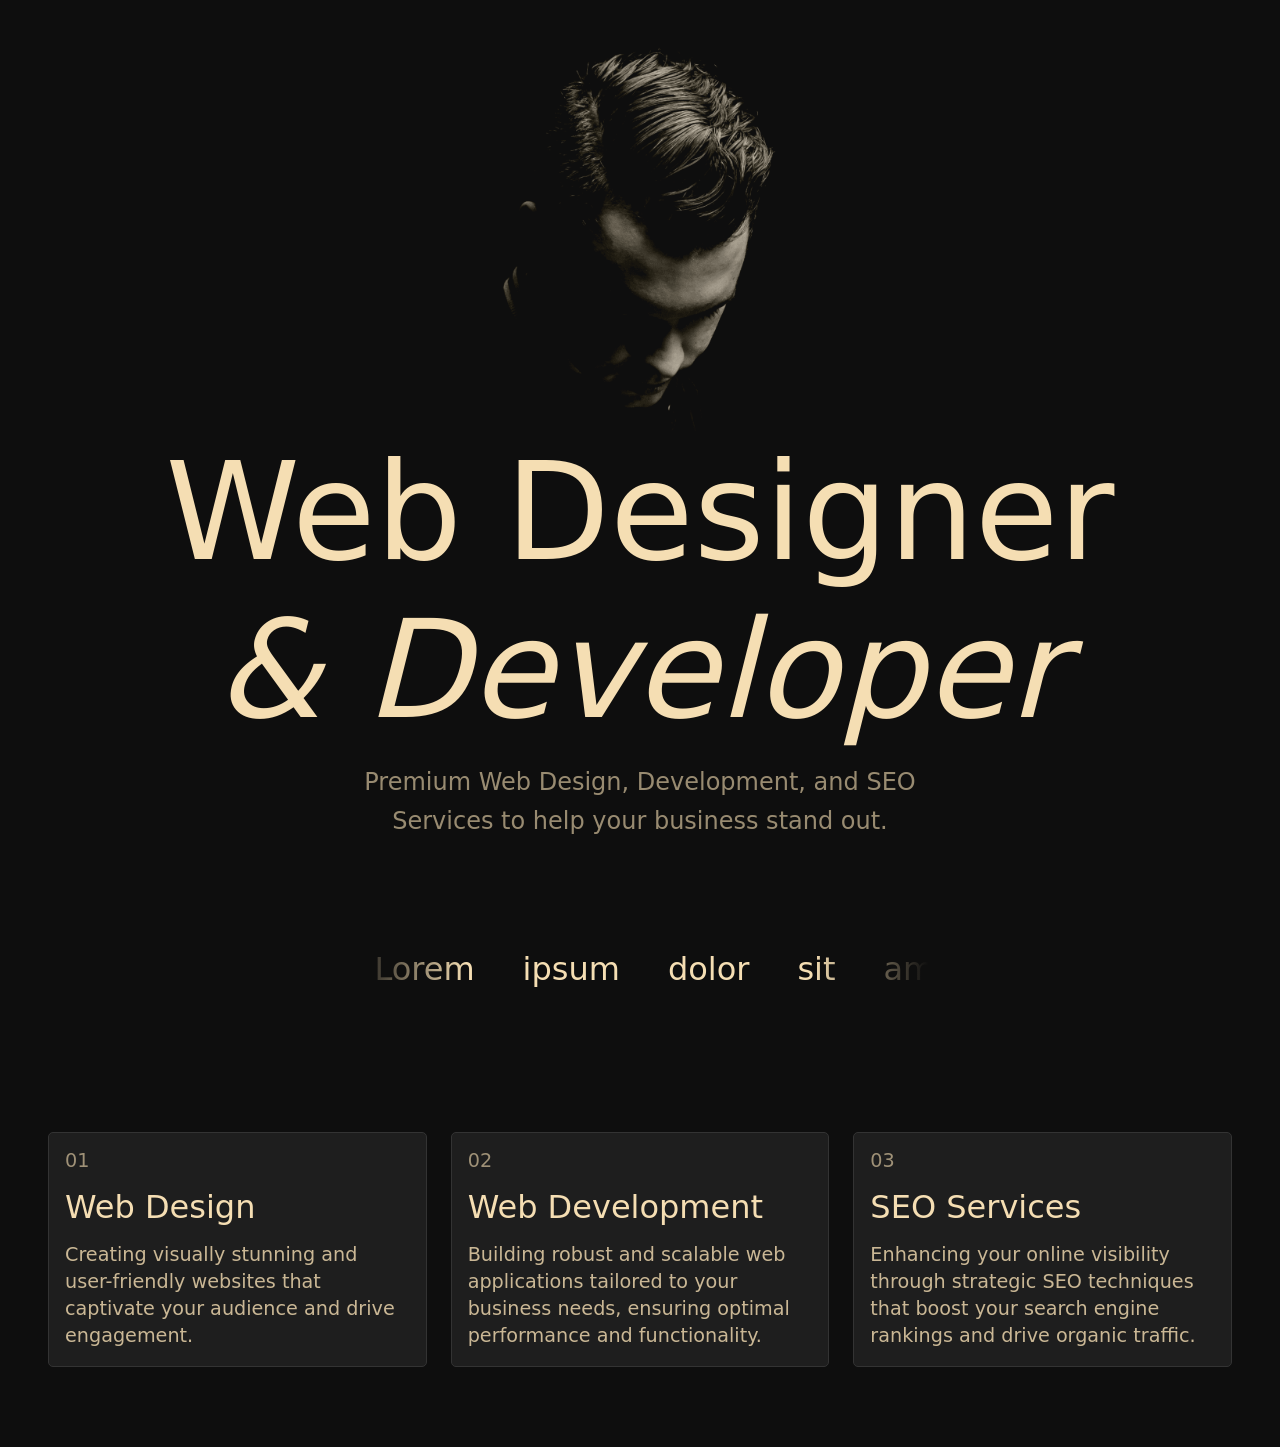
<file: Responsive Project 1/index.html>
<!DOCTYPE html>
<html lang="en">
<head>
    <meta charset="UTF-8">
    <meta name="viewport" content="width=device-width, initial-scale=1.0">
    <title>Document</title>
    <link rel="stylesheet" href="style.css">
</head>
<body>
    
    <main>
        <section class="view-1">
            <img src="./hero.png" alt="Section1 Image">
            <h1>
                Web Designer
                <br>
                <i>& Developer</i>
            </h1>
            <p>
                Premium Web Design, Development, and SEO <br> Services to help your business stand out.
            </p>
        </section>
        <section class="view-2">
            <div class="marquee">
                <div class="text">
                    <p>Lorem</p>
                    <p>ipsum</p>
                    <p>dolor</p>
                    <p>sit</p>
                    <p>amet</p>
                    <p>consectetur</p>
                </div>
                <div class="text">
                    <p>Lorem</p>
                    <p>ipsum</p>
                    <p>dolor</p>
                    <p>sit</p>
                    <p>amet</p>
                    <p>consectetur</p>
                </div>
            </div>
        </section>
        <section class="view-3">
            <div class="container">
                <div class="card-1">
                    <h4>01</h4>
                    <h2>Web Design</h2>
                    <p>
                        Creating visually stunning and user-friendly websites that captivate your audience and drive engagement.
                    </p>
                </div>
                <div class="card-2">
                    <h4>02</h4>
                    <h2>Web Development</h2>
                    <p>
                        Building robust and scalable web applications tailored to your business needs, ensuring optimal performance and functionality.
                    </p>
                </div>
                <div class="card-3">
                    <h4>03</h4>
                    <h2>SEO Services</h2>
                    <p>
                        Enhancing your online visibility through strategic SEO techniques that boost your search engine rankings and drive organic traffic.
                    </p>
                </div>
            </div>
        </section>
    </main>

</body>
</html>
</file>
<file: Responsive Project 1/style.css>
* {
  margin: 0;
  padding: 0;
  box-sizing: border-box;
}

html, body, main {
  height: 100%;
  width: 100%;
  background-color: #0e0e0e;
  color: wheat;
  font-size: 1vw;
  font-family: system-ui, -apple-system, BlinkMacSystemFont, "Segoe UI", Roboto, Oxygen, Ubuntu, Cantarell, "Open Sans", "Helvetica Neue", sans-serif;
}

html {
  font-size: clamp(16px, 1vh, 20px);
}

.view-1 {
  display: flex;
  flex-direction: column;
  align-items: center;
  padding: 2rem 4rem;
}
.view-1 br {
  display: none;
}
.view-1 img {
  width: 80%;
  -o-object-fit: cover;
     object-fit: cover;
}
.view-1 h1 {
  font-size: 3.5rem;
  text-align: center;
  font-weight: 100;
}
.view-1 p {
  text-align: center;
  font-weight: 100;
  font-size: 1.2rem;
  line-height: 1.6;
  margin: 0.9rem 0;
  opacity: 0.6;
}

.view-2 {
  width: 100%;
  padding: 4rem 4rem;
  display: flex;
  justify-content: center;
}
.view-2 .marquee {
  display: flex;
  width: 100%;
  overflow: hidden;
  position: relative;
  /* LEFT GRADIENT */
  /* RIGHT GRADIENT */
}
.view-2 .marquee::before {
  content: "";
  position: absolute;
  top: 0;
  left: 0;
  width: 20%;
  height: 100%;
  background: linear-gradient(to right, #0e0e0e 0%, transparent 100%);
  z-index: 2;
  pointer-events: none;
}
.view-2 .marquee::after {
  content: "";
  position: absolute;
  top: 0;
  right: 0;
  width: 20%;
  height: 100%;
  background: linear-gradient(to left, #0e0e0e 0%, transparent 100%);
  z-index: 2;
  pointer-events: none;
}
.view-2 .marquee .text {
  display: flex;
  gap: 3rem;
  padding: 0 1.4rem;
  animation: marquee 10s linear infinite;
}
.view-2 .marquee .text p {
  font-size: 2rem;
  font-weight: 300;
  white-space: nowrap;
}

.view-3 {
  width: 100%;
  display: flex;
  padding: 4rem 1rem;
  justify-content: center;
}
.view-3 .container {
  width: 100%;
  display: flex;
  flex-direction: column;
  gap: 1.5rem;
  justify-content: space-between;
  padding: 1rem;
}
.view-3 .container .card-1, .view-3 .container .card-2, .view-3 .container .card-3 {
  width: 100%;
  display: flex;
  flex-direction: column;
  gap: 0.5rem;
  padding: 1rem;
  border: 1px solid #333;
  background-color: #1e1e1e;
  border-radius: 5px;
}
.view-3 .container .card-1 h4, .view-3 .container .card-2 h4, .view-3 .container .card-3 h4 {
  font-size: 1rem;
  font-weight: 300;
  opacity: 0.6;
}
.view-3 .container .card-1 h2, .view-3 .container .card-2 h2, .view-3 .container .card-3 h2 {
  font-size: 1.5rem;
  margin: 0.5rem 0;
  font-weight: 500;
}
.view-3 .container .card-1 p, .view-3 .container .card-2 p, .view-3 .container .card-3 p {
  font-size: 1rem;
  line-height: 1.4;
  font-weight: 100;
  opacity: 0.8;
}

@keyframes marquee {
  0% {
    transform: translateX(0%);
  }
  100% {
    transform: translateX(-100%);
  }
}
@media (min-width: 1020px) {
  .view-1 br {
    display: block;
  }
  .view-1 img {
    width: 28%;
  }
  .view-1 h1 {
    font-size: 8.5rem;
  }
  .view-1 p {
    font-size: 1.5rem;
  }
  .view-2 .marquee {
    width: 50%;
  }
  .view-3 {
    padding: 4rem 2rem;
  }
  .view-3 .container {
    max-width: 1500px;
    display: flex;
    flex-direction: row;
  }
  .view-3 .container .card-1 h4, .view-3 .container .card-2 h4, .view-3 .container .card-3 h4 {
    font-size: 1.2rem;
  }
  .view-3 .container .card-1 h2, .view-3 .container .card-2 h2, .view-3 .container .card-3 h2 {
    font-size: 2rem;
  }
  .view-3 .container .card-1 p, .view-3 .container .card-2 p, .view-3 .container .card-3 p {
    font-size: 1.2rem;
    line-height: 1.4;
    font-weight: 100;
  }
}/*# sourceMappingURL=style.css.map */
</file>
